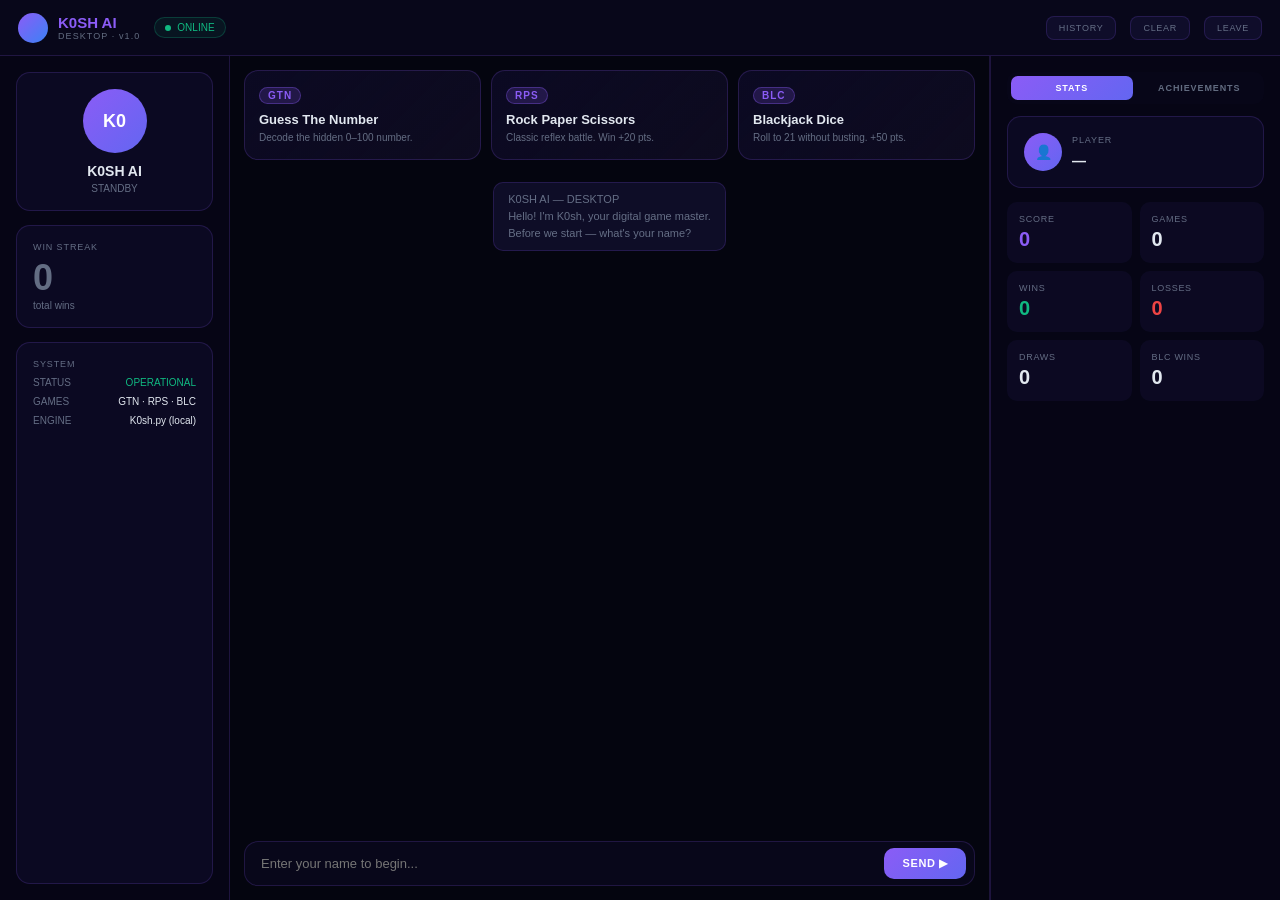
<file: CODE_VERSIONS/CODE (VER. 2.1)/index.html>
<!DOCTYPE html>
<html lang="en">
<head>
<meta charset="UTF-8" />
<title>K0sh AI</title>
<link rel="stylesheet" href="style.css" />
</head>
<body>

  <div id="app">

    <!-- ════════════════ TOP BAR ════════════════ -->
    <header id="topbar">
      <div class="brand">
        <div class="avatar-dot"></div>
        <div>
          <div class="brand-title">K0SH AI</div>
          <div class="brand-sub">DESKTOP · v1.0</div>
        </div>
      </div>

      <div class="status-pill" id="status-pill">
        <span class="status-dot"></span>
        <span>ONLINE</span>
      </div>

      <div id="active-game-badge" class="game-badge" style="display:none;"></div>

      <div class="spacer"></div>

      <div id="player-chip" class="player-chip" style="display:none;">
        <span class="muted">PLAYER</span>
        <span id="player-chip-name" class="accent-text"></span>
        <span id="player-chip-score"></span>
      </div>

      <button id="history-btn" class="ghost-btn">HISTORY</button>
      <button id="clear-btn" class="ghost-btn">CLEAR</button>
      <button id="leave-btn" class="ghost-btn leave">LEAVE</button>
    </header>

    <!-- ════════════════ HISTORY MODAL ════════════════ -->
    <div id="history-modal" class="modal-overlay" style="display:none;">
      <div class="modal-box">
        <div class="modal-header">
          <span>CHAT HISTORY</span>
          <button id="history-close" class="ghost-btn">✕</button>
        </div>
        <pre id="history-content" class="modal-body"></pre>
        <div class="modal-footer">
          <button id="history-erase-btn" class="ghost-btn danger">ERASE HISTORY</button>
        </div>
      </div>
    </div>

    <div id="body-grid">

      <!-- ════════════════ LEFT SIDEBAR ════════════════ -->
      <aside id="sidebar">
        <div class="card center-text">
          <div class="avatar-circle">K0</div>
          <div class="card-title">K0SH AI</div>
          <div id="speaking-state" class="muted small">STANDBY</div>
        </div>

        <div class="card" id="streak-card">
          <div class="label-sm">WIN STREAK</div>
          <div id="win-streak-number" class="big-number">0</div>
          <div class="muted small">total wins</div>
        </div>

        <div class="card grow">
          <div class="label-sm">SYSTEM</div>
          <div class="kv-row"><span>STATUS</span><span class="ok-text">OPERATIONAL</span></div>
          <div class="kv-row"><span>GAMES</span><span>GTN · RPS · BLC</span></div>
          <div class="kv-row"><span>ENGINE</span><span>K0sh.py (local)</span></div>
        </div>
      </aside>

      <!-- ════════════════ CENTER — CHAT ════════════════ -->
      <main id="chat-area">

        <div id="game-cards">
          <div class="game-card" data-game="GTN">
            <div class="game-icon">GTN</div>
            <div class="game-name">Guess The Number</div>
            <div class="game-desc">Decode the hidden 0–100 number.</div>
          </div>
          <div class="game-card" data-game="RPS">
            <div class="game-icon">RPS</div>
            <div class="game-name">Rock Paper Scissors</div>
            <div class="game-desc">Classic reflex battle. Win +20 pts.</div>
          </div>
          <div class="game-card" data-game="BLC">
            <div class="game-icon">BLC</div>
            <div class="game-name">Blackjack Dice</div>
            <div class="game-desc">Roll to 21 without busting. +50 pts.</div>
          </div>
        </div>

        <div id="messages"></div>

        <div id="input-bar">
          <input id="text-input" type="text" placeholder="Enter your name to begin..." autocomplete="off" />
          <button id="send-btn">SEND ▶</button>
        </div>
      </main>

      <!-- ════════════════ RIGHT PANEL ════════════════ -->
      <aside id="right-panel">
        <div class="tabs">
          <button class="tab-btn active" data-tab="stats">STATS</button>
          <button class="tab-btn" data-tab="achievements">ACHIEVEMENTS</button>
        </div>

        <div id="panel-container">
          <div id="panel-stats" class="panel-content">
            <div class="card">
              <div class="profile-row">
                <div class="avatar-circle small">👤</div>
                <div>
                  <div class="label-sm">PLAYER</div>
                  <div id="stat-name" class="card-title">—</div>
                </div>
              </div>
            </div>

            <div class="stat-grid">
              <div class="stat-box"><div class="stat-label">SCORE</div><div id="stat-score" class="stat-value accent-text">0</div></div>
              <div class="stat-box"><div class="stat-label">GAMES</div><div id="stat-games" class="stat-value">0</div></div>
              <div class="stat-box"><div class="stat-label">WINS</div><div id="stat-wins" class="stat-value ok-text">0</div></div>
              <div class="stat-box"><div class="stat-label">LOSSES</div><div id="stat-losses" class="stat-value danger-text">0</div></div>
              <div class="stat-box"><div class="stat-label">DRAWS</div><div id="stat-draws" class="stat-value">0</div></div>
              <div class="stat-box"><div class="stat-label">BLC WINS</div><div id="stat-blcw" class="stat-value">0</div></div>
            </div>
          </div>

          <div id="panel-achievements" class="panel-content" style="display:none;">
            <div id="ach-list"></div>
          </div>
        </div>
      </aside>

    </div>
  </div>

  <script src="app.js"></script>
</body>
</html>
</file>
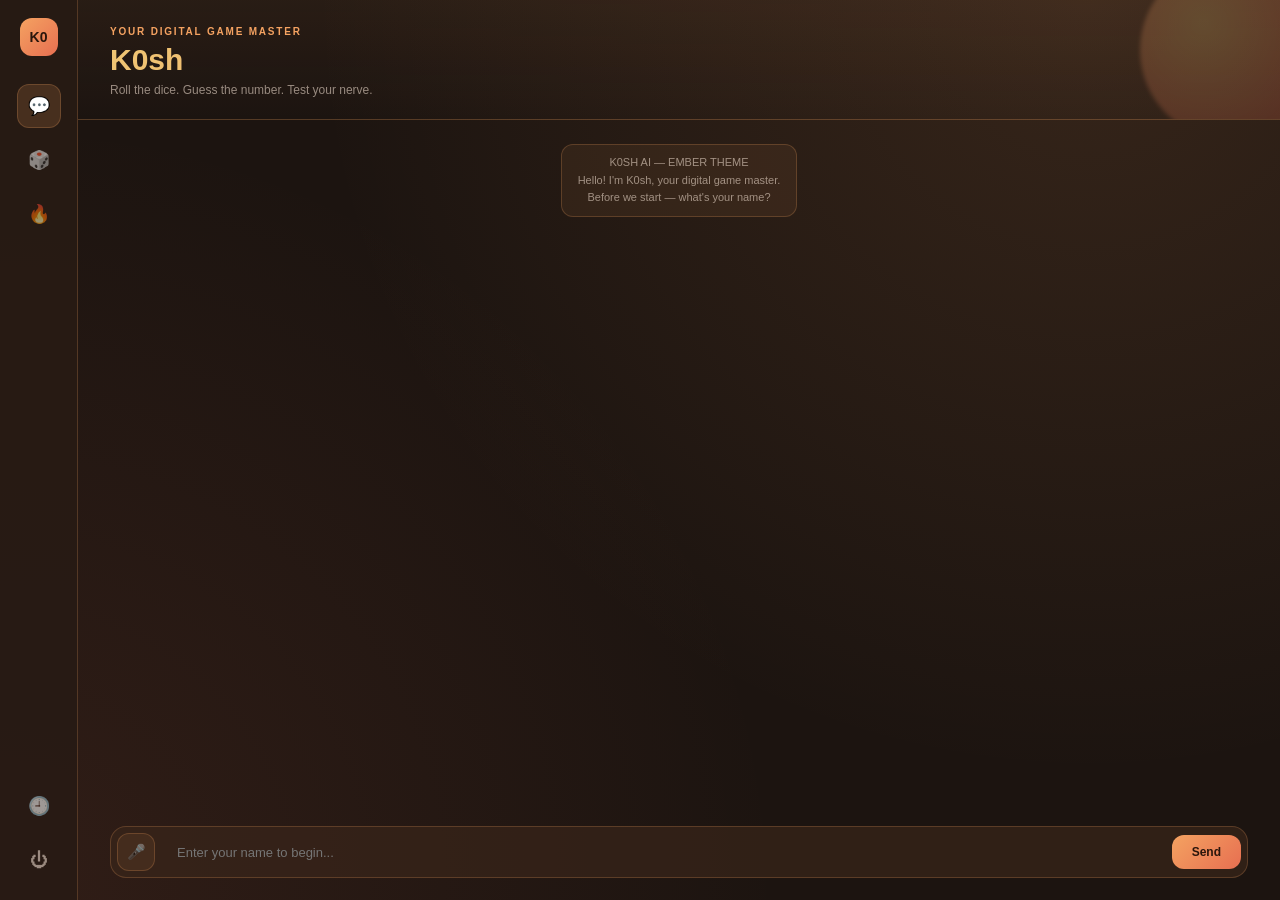
<file: CODE_VERSIONS/CODE (VER. 2.2)/index.html>
<!DOCTYPE html>
<html lang="en">
<head>
<meta charset="UTF-8" />
<title>K0sh AI · Ember</title>
<link rel="stylesheet" href="style.css" />
</head>
<body>

  <div id="app2">

    <!-- ════════════════ LEFT RAIL — vertical wordmark + nav ════════════════ -->
    <nav id="rail">
      <div class="rail-mark">K0</div>
      <button class="rail-btn active" data-tab="chat" title="Chat">💬</button>
      <button class="rail-btn" data-tab="games" title="Games">🎲</button>
      <button class="rail-btn" data-tab="profile" title="Profile">🔥</button>
      <div class="rail-spacer"></div>
      <button id="history-btn" class="rail-btn" title="History">🕘</button>
      <button id="leave-btn" class="rail-btn leave" title="Leave">⏻</button>
    </nav>

    <!-- ════════════════ HISTORY MODAL ════════════════ -->
    <div id="history-modal" class="modal-overlay" style="display:none;">
      <div class="modal-box">
        <div class="modal-header">
          <span>Chat History</span>
          <button id="history-close" class="ember-btn">✕</button>
        </div>
        <pre id="history-content" class="modal-body"></pre>
        <div class="modal-footer">
          <button id="history-erase-btn" class="ember-btn danger">Erase History</button>
        </div>
      </div>
    </div>

    <!-- ════════════════ MAIN COLUMN ════════════════ -->
    <main id="main2">

      <!-- Hero header -->
      <header id="hero">
        <div class="hero-text">
          <div class="hero-kicker">YOUR DIGITAL GAME MASTER</div>
          <h1>K0sh</h1>
          <p id="hero-sub">Roll the dice. Guess the number. Test your nerve.</p>
        </div>
        <div id="hero-orb"></div>
        <div id="player-pill" style="display:none;">
          <span id="player-pill-name"></span>
          <span id="player-pill-score"></span>
        </div>
        <div id="game-badge2" style="display:none;"></div>
      </header>

      <!-- Tab: CHAT -->
      <section class="tab-pane" id="pane-chat">
        <div id="messages2"></div>

        <div id="input-bar2">
          <button id="mic-btn2" type="button" title="Speak your message">🎤</button>
          <input id="text-input2" type="text" placeholder="Enter your name to begin..." autocomplete="off" />
          <button id="send-btn2">Send</button>
        </div>
      </section>

      <!-- Tab: GAMES -->
      <section class="tab-pane" id="pane-games" style="display:none;">
        <div id="game-strip">
          <div class="game-tile" data-game="GTN">
            <div class="tile-glyph">🎯</div>
            <div class="tile-name">Guess The Number</div>
            <div class="tile-desc">Crack the hidden 0–100 code.</div>
          </div>
          <div class="game-tile" data-game="RPS">
            <div class="tile-glyph">✊</div>
            <div class="tile-name">Rock · Paper · Scissors</div>
            <div class="tile-desc">Quick reflex duel. +20 on a win.</div>
          </div>
          <div class="game-tile" data-game="BLC">
            <div class="tile-glyph">🃏</div>
            <div class="tile-name">Blackjack Dice</div>
            <div class="tile-desc">Roll close to 21 without busting.</div>
          </div>
        </div>
      </section>

      <!-- Tab: PROFILE -->
      <section class="tab-pane" id="pane-profile" style="display:none;">
        <div class="profile-grid">
          <div class="ember-card">
            <div class="ember-label">Player</div>
            <div id="stat-name2" class="ember-title">—</div>
          </div>
          <div class="ember-card">
            <div class="ember-label">Win Streak</div>
            <div id="win-streak2" class="ember-big">0</div>
          </div>
          <div class="ember-card stat-card"><div class="ember-label">Score</div><div id="stat-score2" class="ember-stat">0</div></div>
          <div class="ember-card stat-card"><div class="ember-label">Games</div><div id="stat-games2" class="ember-stat">0</div></div>
          <div class="ember-card stat-card"><div class="ember-label">Wins</div><div id="stat-wins2" class="ember-stat ok">0</div></div>
          <div class="ember-card stat-card"><div class="ember-label">Losses</div><div id="stat-losses2" class="ember-stat bad">0</div></div>
          <div class="ember-card stat-card"><div class="ember-label">Draws</div><div id="stat-draws2" class="ember-stat">0</div></div>
          <div class="ember-card stat-card"><div class="ember-label">BLC Wins</div><div id="stat-blcw2" class="ember-stat">0</div></div>
        </div>

        <div class="ember-label" style="margin:18px 4px 8px;">Achievements</div>
        <div id="ach-list2"></div>
      </section>

    </main>
  </div>

  <script src="app.js"></script>
</body>
</html>
</file>
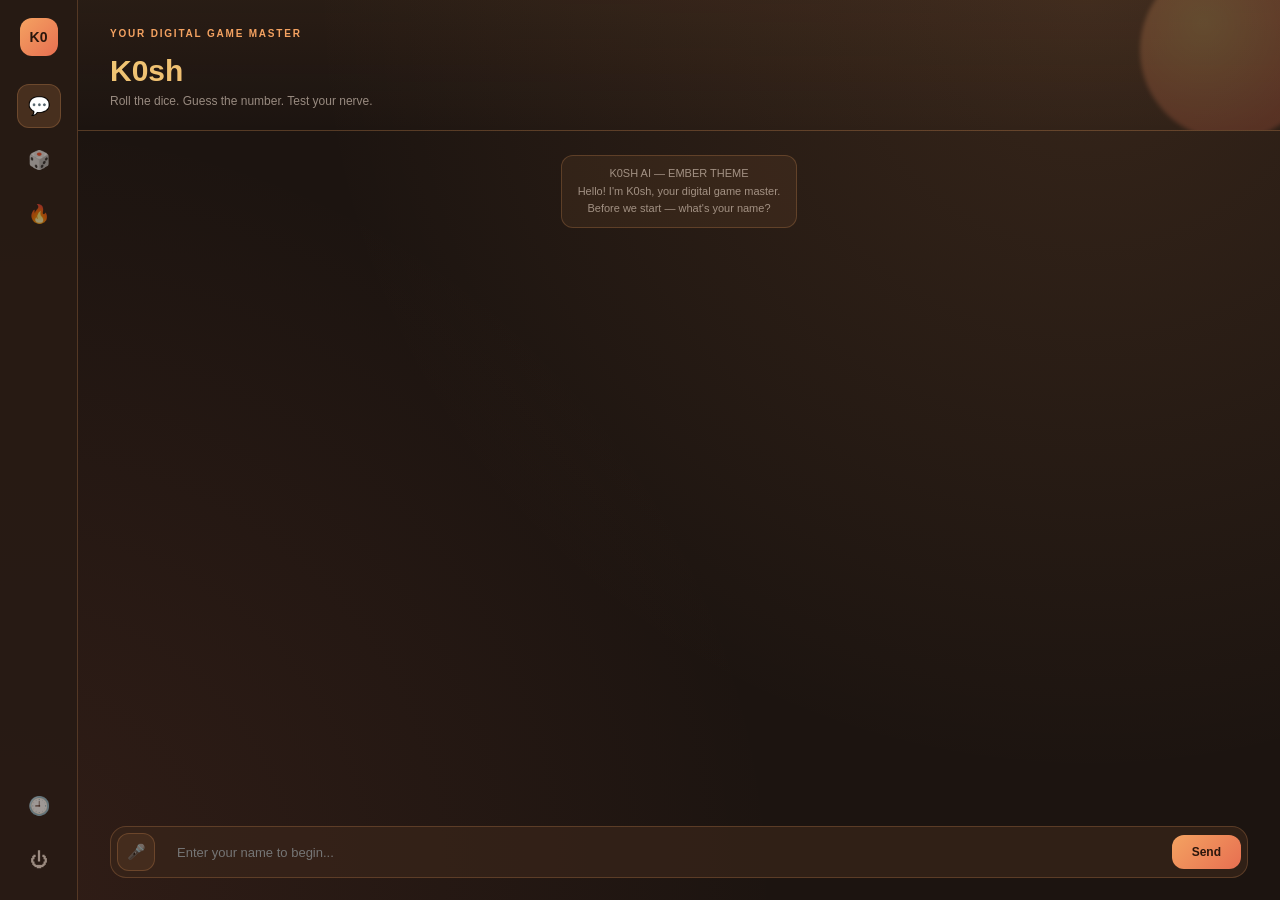
<file: CODE_VERSIONS/CODE (Version 2.3)/index.html>
<!DOCTYPE html>
<html lang="en">
<head>
<meta charset="UTF-8" />
<title>K0sh AI · Ember</title>
<link rel="stylesheet" href="style.css" />
</head>
<body>

  <div id="app2">

    <!-- ════════════════ LEFT RAIL — vertical wordmark + nav ════════════════ -->
    <nav id="rail">
      <div class="rail-mark">K0</div>
      <button class="rail-btn active" data-tab="chat" title="Chat">💬</button>
      <button class="rail-btn" data-tab="games" title="Games">🎲</button>
      <button class="rail-btn" data-tab="profile" title="Profile">🔥</button>
      <div class="rail-spacer"></div>
      <button id="history-btn" class="rail-btn" title="History">🕘</button>
      <button id="leave-btn" class="rail-btn leave" title="Leave">⏻</button>
    </nav>


    <!-- ════════════════ HISTORY MODAL ════════════════ -->
    <div id="history-modal" class="modal-overlay" style="display:none;">
      <div class="modal-box">
        <div class="modal-header">
          <span>Chat History</span>
          <button id="history-close" class="ember-btn">✕</button>
        </div>
        <pre id="history-content" class="modal-body"></pre>
        <div class="modal-footer">
          <button id="history-erase-btn" class="ember-btn danger">Erase History</button>
        </div>
      </div>
    </div>

    <!-- ════════════════ MAIN COLUMN ════════════════ -->
    <main id="main2">

      <!-- Hero header -->
      <header id="hero">
        <div id="hero-orb"></div>

        <div class="hero-top-row">
          <div class="hero-kicker">YOUR DIGITAL GAME MASTER</div>
          <div class="hero-badges">
            <div id="game-badge2" style="display:none;"></div>
            <div id="player-pill" style="display:none;">
              <span id="player-pill-name"></span>
              <span id="player-pill-score"></span>
            </div>
          </div>
        </div>

        <div class="hero-text">
          <h1>K0sh</h1>
          <p id="hero-sub">Roll the dice. Guess the number. Test your nerve.</p>
        </div>
      </header>

      <!-- Tab: CHAT -->
      <section class="tab-pane" id="pane-chat">
        <div id="messages2"></div>

        <div id="input-bar2">
          <button id="mic-btn2" type="button" title="Speak your message">🎤</button>
          <input id="text-input2" type="text" placeholder="Enter your name to begin..." autocomplete="off" />
          <button id="send-btn2">Send</button>
        </div>
      </section>

      <!-- Tab: GAMES -->
      <section class="tab-pane" id="pane-games" style="display:none;">
        <div id="game-strip">
          <div class="game-tile" data-game="GTN">
            <div class="tile-glyph">🎯</div>
            <div class="tile-name">Guess The Number</div>
            <div class="tile-desc">Crack the hidden 0–100 code.</div>
          </div>
          <div class="game-tile" data-game="RPS">
            <div class="tile-glyph">✊</div>
            <div class="tile-name">Rock · Paper · Scissors</div>
            <div class="tile-desc">Quick reflex duel. +20 on a win.</div>
          </div>
          <div class="game-tile" data-game="BLC">
            <div class="tile-glyph">🃏</div>
            <div class="tile-name">Blackjack Dice</div>
            <div class="tile-desc">Roll close to 21 without busting.</div>
          </div>
          <div class="game-tile" data-game="HMN">
            <div class="tile-glyph">🪢</div>
            <div class="tile-name">Hangman</div>
            <div class="tile-desc">Guess the word, letter by letter, before you run out of lives.</div>
          </div>
        </div>
      </section>

      <!-- Tab: PROFILE -->
      <section class="tab-pane" id="pane-profile" style="display:none;">
        <div class="profile-grid">
          <div class="ember-card">
            <div class="ember-label">Player</div>
            <div id="stat-name2" class="ember-title">—</div>
          </div>
          <div class="ember-card">
            <div class="ember-label">Win Streak</div>
            <div id="win-streak2" class="ember-big">0</div>
          </div>
          <div class="ember-card stat-card"><div class="ember-label">Score</div><div id="stat-score2" class="ember-stat">0</div></div>
          <div class="ember-card stat-card"><div class="ember-label">Games</div><div id="stat-games2" class="ember-stat">0</div></div>
          <div class="ember-card stat-card"><div class="ember-label">Wins</div><div id="stat-wins2" class="ember-stat ok">0</div></div>
          <div class="ember-card stat-card"><div class="ember-label">Losses</div><div id="stat-losses2" class="ember-stat bad">0</div></div>
          <div class="ember-card stat-card"><div class="ember-label">Draws</div><div id="stat-draws2" class="ember-stat">0</div></div>
          <div class="ember-card stat-card"><div class="ember-label">BLC Wins</div><div id="stat-blcw2" class="ember-stat">0</div></div>
        </div>

        <div class="ember-label" style="margin:18px 4px 8px;">Achievements</div>
        <div id="ach-list2"></div>
      </section>

    </main>
  </div>

  <script src="app.js"></script>
</body>
</html>
</file>
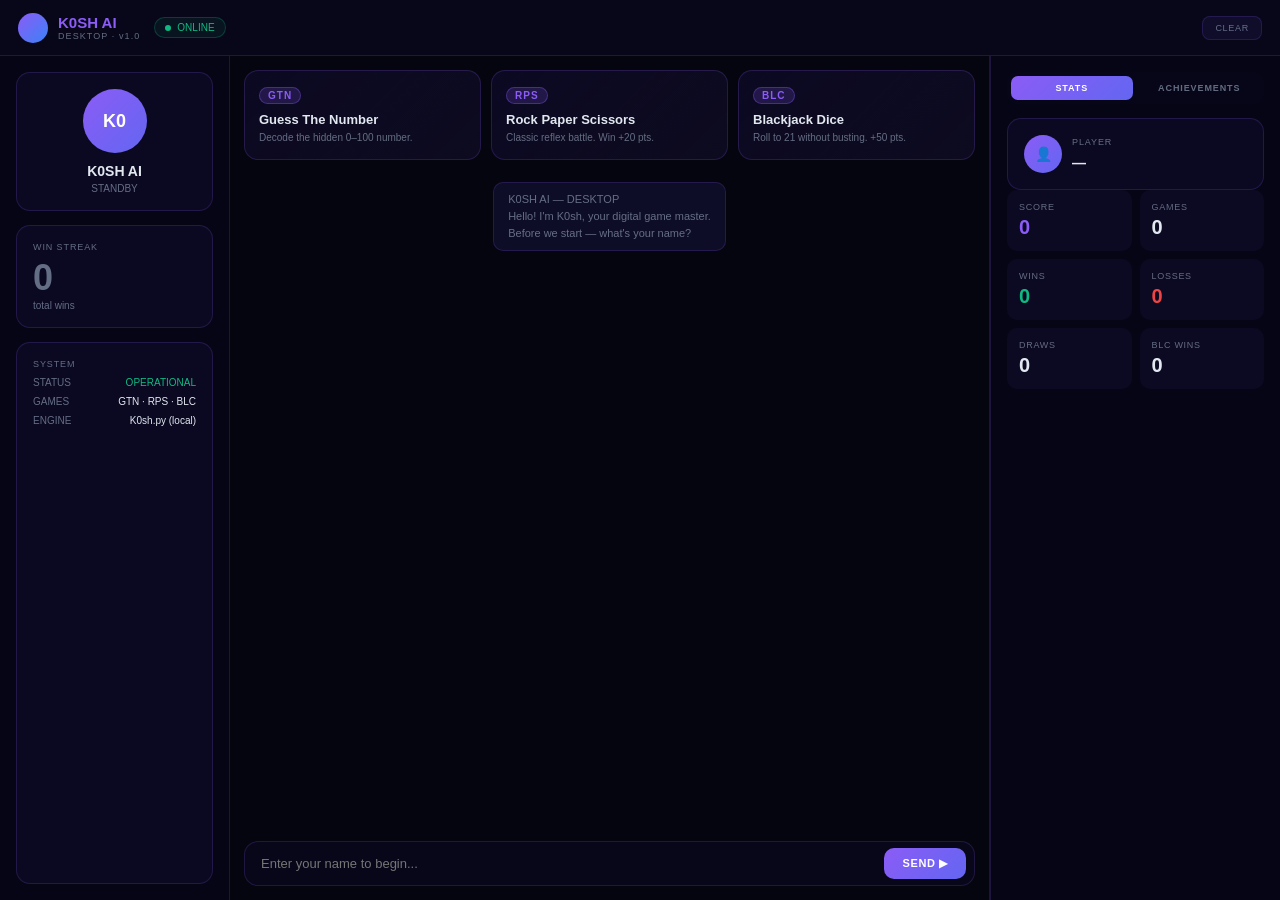
<file: CODE_VERSIONS/VERSION 2.0 (K0sh)/index.html>
<!DOCTYPE html>
<html lang="en">
<head>
<meta charset="UTF-8" />
<title>K0sh AI</title>
<link rel="stylesheet" href="style.css" />
</head>
<body>

  <div id="app">

    <!-- ════════════════ TOP BAR ════════════════ -->
    <header id="topbar">
      <div class="brand">
        <div class="avatar-dot"></div>
        <div>
          <div class="brand-title">K0SH AI</div>
          <div class="brand-sub">DESKTOP · v1.0</div>
        </div>
      </div>

      <div class="status-pill" id="status-pill">
        <span class="status-dot"></span>
        <span>ONLINE</span>
      </div>

      <div id="active-game-badge" class="game-badge" style="display:none;"></div>

      <div class="spacer"></div>

      <div id="player-chip" class="player-chip" style="display:none;">
        <span class="muted">PLAYER</span>
        <span id="player-chip-name" class="accent-text"></span>
        <span id="player-chip-score"></span>
      </div>

      <button id="clear-btn" class="ghost-btn">CLEAR</button>
    </header>

    <div id="body-grid">

      <!-- ════════════════ LEFT SIDEBAR ════════════════ -->
      <aside id="sidebar">
        <div class="card center-text">
          <div class="avatar-circle">K0</div>
          <div class="card-title">K0SH AI</div>
          <div id="speaking-state" class="muted small">STANDBY</div>
        </div>

        <div class="card" id="streak-card">
          <div class="label-sm">WIN STREAK</div>
          <div id="win-streak-number" class="big-number">0</div>
          <div class="muted small">total wins</div>
        </div>

        <div class="card grow">
          <div class="label-sm">SYSTEM</div>
          <div class="kv-row"><span>STATUS</span><span class="ok-text">OPERATIONAL</span></div>
          <div class="kv-row"><span>GAMES</span><span>GTN · RPS · BLC</span></div>
          <div class="kv-row"><span>ENGINE</span><span>K0sh.py (local)</span></div>
        </div>
      </aside>

      <!-- ════════════════ CENTER — CHAT ════════════════ -->
      <main id="chat-area">

        <div id="game-cards">
          <div class="game-card" data-game="GTN">
            <div class="game-icon">GTN</div>
            <div class="game-name">Guess The Number</div>
            <div class="game-desc">Decode the hidden 0–100 number.</div>
          </div>
          <div class="game-card" data-game="RPS">
            <div class="game-icon">RPS</div>
            <div class="game-name">Rock Paper Scissors</div>
            <div class="game-desc">Classic reflex battle. Win +20 pts.</div>
          </div>
          <div class="game-card" data-game="BLC">
            <div class="game-icon">BLC</div>
            <div class="game-name">Blackjack Dice</div>
            <div class="game-desc">Roll to 21 without busting. +50 pts.</div>
          </div>
        </div>

        <div id="messages"></div>

        <div id="input-bar">
          <input id="text-input" type="text" placeholder="Enter your name to begin..." autocomplete="off" />
          <button id="send-btn">SEND ▶</button>
        </div>
      </main>

      <!-- ════════════════ RIGHT PANEL ════════════════ -->
      <aside id="right-panel">
        <div class="tabs">
          <button class="tab-btn active" data-tab="stats">STATS</button>
          <button class="tab-btn" data-tab="achievements">ACHIEVEMENTS</button>
        </div>

        <div id="panel-stats" class="panel-content">
          <div class="card">
            <div class="profile-row">
              <div class="avatar-circle small">👤</div>
              <div>
                <div class="label-sm">PLAYER</div>
                <div id="stat-name" class="card-title">—</div>
              </div>
            </div>
          </div>

          <div class="stat-grid">
            <div class="stat-box"><div class="stat-label">SCORE</div><div id="stat-score" class="stat-value accent-text">0</div></div>
            <div class="stat-box"><div class="stat-label">GAMES</div><div id="stat-games" class="stat-value">0</div></div>
            <div class="stat-box"><div class="stat-label">WINS</div><div id="stat-wins" class="stat-value ok-text">0</div></div>
            <div class="stat-box"><div class="stat-label">LOSSES</div><div id="stat-losses" class="stat-value danger-text">0</div></div>
            <div class="stat-box"><div class="stat-label">DRAWS</div><div id="stat-draws" class="stat-value">0</div></div>
            <div class="stat-box"><div class="stat-label">BLC WINS</div><div id="stat-blcw" class="stat-value">0</div></div>
          </div>
        </div>

        <div id="panel-achievements" class="panel-content" style="display:none;">
          <div id="ach-list"></div>
        </div>
      </aside>

    </div>
  </div>

  <script src="app.js"></script>
</body>
</html>
</file>
<file: CODE_VERSIONS/CODE (VER. 2.1)/style.css>
* { box-sizing: border-box; margin: 0; padding: 0; }

:root {
  --bg: #04050f;
  --panel: rgba(9,8,28,0.92);
  --border: rgba(139,92,246,0.18);
  --accent: #8b5cf6;
  --indigo: #6366f1;
  --blue: #3b82f6;
  --green: #10b981;
  --red: #ef4444;
  --amber: #f59e0b;
  --text: #e2e8f0;
  --muted: rgba(148,163,184,0.65);
}

body {
  background: var(--bg);
  color: var(--text);
  font-family: 'Segoe UI', Arial, sans-serif;
  overflow: hidden;
  height: 100vh;
}

#app {
  display: grid;
  grid-template-rows: 56px 1fr;
  height: 100vh;
}

/* ───────── Top bar ───────── */
#topbar {
  grid-row: 1;
  display: flex;
  align-items: center;
  gap: 14px;
  background: var(--panel);
  border-bottom: 1px solid var(--border);
  padding: 0 18px;
}

.brand { display: flex; align-items: center; gap: 10px; }
.avatar-dot {
  width: 30px; height: 30px; border-radius: 50%;
  background: linear-gradient(135deg, var(--accent), var(--blue));
}
.brand-title { font-size: 15px; font-weight: 700; color: var(--accent); }
.brand-sub { font-size: 9px; color: var(--muted); letter-spacing: .12em; }

.status-pill {
  display: flex; align-items: center; gap: 6px;
  padding: 4px 10px; border-radius: 20px;
  background: rgba(16,185,129,.08); border: 1px solid rgba(16,185,129,.25);
  font-size: 10px; color: var(--green);
}
.status-dot { width: 6px; height: 6px; border-radius: 50%; background: var(--green); }

.game-badge {
  padding: 4px 10px; border-radius: 20px;
  background: rgba(139,92,246,.12); border: 1px solid rgba(139,92,246,.3);
  font-size: 10px; color: var(--accent);
}

.spacer { flex: 1; }

.player-chip {
  display: flex; align-items: center; gap: 10px;
  padding: 5px 14px; border-radius: 20px;
  background: rgba(139,92,246,.08); border: 1px solid rgba(139,92,246,.22);
  font-size: 11px;
}
.muted { color: var(--muted); }
.accent-text { color: var(--accent); font-weight: 600; }

.ghost-btn {
  padding: 6px 12px; border-radius: 8px; border: 1px solid var(--border);
  background: rgba(30,27,75,.35); color: var(--muted);
  font-size: 9px; cursor: pointer; letter-spacing: .08em;
}
.ghost-btn:hover { color: var(--text); }

/* ───────── Body grid ───────── */
#body-grid {
  grid-row: 2;
  display: grid;
  grid-template-columns: 230px 1fr 290px;
  overflow: hidden;
}

#sidebar {
  background: rgba(7,6,22,.92);
  padding: 16px;
  display: flex;
  flex-direction: column;
  gap: 14px;
  overflow-y: auto;
  border-right: 1px solid var(--border);
}
#right-panel {
  background: rgba(7,6,22,.92);
  padding: 16px;
  display: flex;
  flex-direction: column;
  gap: 12px;
  overflow: hidden;
  border-left: 1px solid var(--border);
}

.card {
  background: rgba(15,12,41,.7);
  border: 1px solid var(--border);
  border-radius: 14px;
  padding: 16px;
}
.card.grow { flex: 1; }
.center-text { text-align: center; }

.avatar-circle {
  width: 64px; height: 64px; border-radius: 50%;
  background: linear-gradient(135deg, var(--accent), var(--indigo));
  display: flex; align-items: center; justify-content: center;
  font-weight: 700; font-size: 18px; color: #fff;
  margin: 0 auto 10px;
}
.avatar-circle.small { width: 38px; height: 38px; font-size: 14px; margin: 0; }

.card-title { font-size: 14px; font-weight: 700; }
.label-sm { font-size: 9px; color: var(--muted); letter-spacing: .1em; margin-bottom: 8px; }
.small { font-size: 10px; margin-top: 4px; }

.big-number {
  font-size: 36px; font-weight: 800; color: var(--muted); line-height: 1;
}
.big-number.has-wins { color: var(--green); }

.kv-row {
  display: flex; justify-content: space-between;
  font-size: 10px; margin-bottom: 8px; color: var(--muted);
}
.kv-row span:last-child { color: var(--text); }
.ok-text { color: var(--green) !important; }
.danger-text { color: var(--red) !important; }

/* ───────── Chat area ───────── */
#chat-area {
  display: flex; flex-direction: column; overflow: hidden;
  border-right: 1px solid var(--border);
}

#game-cards {
  display: grid; grid-template-columns: 1fr 1fr 1fr; gap: 10px;
  padding: 14px;
}
.game-card {
  background: linear-gradient(135deg, rgba(12,10,36,.95), rgba(139,92,246,.07));
  border: 1px solid rgba(139,92,246,.2);
  border-radius: 14px; padding: 14px; cursor: pointer;
  transition: transform .15s ease, border-color .15s ease;
}
.game-card:hover { transform: translateY(-3px); border-color: rgba(139,92,246,.5); }
.game-card.active { border-color: var(--accent); box-shadow: 0 0 18px rgba(139,92,246,.35); }

.game-icon {
  display: inline-block; font-size: 10px; font-weight: 700; letter-spacing: .1em;
  padding: 2px 8px; border-radius: 20px;
  background: rgba(139,92,246,.18); border: 1px solid rgba(139,92,246,.35);
  color: var(--accent); margin-bottom: 8px;
}
.game-name { font-size: 13px; font-weight: 700; margin-bottom: 4px; }
.game-desc { font-size: 10px; color: var(--muted); line-height: 1.4; }

#messages {
  flex: 1; overflow-y: auto; padding: 8px 16px;
  display: flex; flex-direction: column; gap: 8px;
}

.msg {
  max-width: 76%; padding: 11px 15px; border-radius: 16px;
  font-size: 13px; line-height: 1.55; white-space: pre-wrap; word-break: break-word;
}
.msg.user { align-self: flex-end; background: linear-gradient(135deg, var(--accent), var(--indigo)); color: #fff; border-radius: 16px 16px 4px 16px; }
.msg.bot  { align-self: flex-start; background: rgba(14,11,38,.9); border: 1px solid var(--border); border-radius: 16px 16px 16px 4px; }
.msg.system { align-self: center; max-width: 88%; background: rgba(30,27,75,.4); border: 1px solid var(--border); font-size: 11px; color: var(--muted); border-radius: 10px; padding: 8px 14px; }
.msg-tag { font-size: 9px; color: var(--accent); margin-bottom: 4px; letter-spacing: .08em; }

#input-bar {
  margin: 0 14px 14px; display: flex; align-items: center;
  background: rgba(9,8,28,.92); border: 1px solid var(--border);
  border-radius: 14px; overflow: hidden;
}
#text-input {
  flex: 1; background: transparent; border: none; color: var(--text);
  font-size: 13px; padding: 12px 16px; outline: none;
}
#send-btn {
  margin: 6px 8px 6px 0; padding: 9px 18px; border-radius: 10px; border: none;
  background: linear-gradient(135deg, var(--accent), var(--indigo));
  color: #fff; font-size: 11px; font-weight: 700; cursor: pointer; letter-spacing: .06em;
}
#send-btn:disabled { opacity: .4; cursor: not-allowed; }

/* ───────── Right panel tabs ───────── */
.tabs { display: flex; gap: 6px; background: rgba(9,8,28,.6); padding: 4px; border-radius: 10px; flex-shrink: 0; }
.tab-btn {
  flex: 1; padding: 7px 0; border-radius: 7px; font-size: 9px; letter-spacing: .1em;
  font-weight: 700; background: transparent; color: var(--muted); border: none; cursor: pointer;
}
.tab-btn.active { background: linear-gradient(135deg, var(--accent), var(--indigo)); color: #fff; }

#panel-container {
  flex: 1;
  min-height: 0;
  overflow-y: auto;
  display: flex;
  flex-direction: column;
}
.panel-content {
  display: flex;
  flex-direction: column;
  gap: 14px;
}

.profile-row { display: flex; align-items: center; gap: 10px; }

.stat-grid { display: grid; grid-template-columns: 1fr 1fr; gap: 8px; }
.stat-box {
  background: rgba(15,12,41,.7); border-radius: 10px; padding: 12px;
}
.stat-label { font-size: 9px; color: var(--muted); letter-spacing: .08em; margin-bottom: 4px; }
.stat-value { font-size: 20px; font-weight: 800; }

.ach-item {
  display: flex; align-items: center; gap: 10px;
  padding: 10px 12px; border-radius: 10px; margin-bottom: 8px;
  background: rgba(9,8,24,.5); border: 1px solid rgba(139,92,246,.08);
}
.ach-item.unlocked { background: rgba(14,11,38,.9); border-color: rgba(139,92,246,.3); }
.ach-name { font-size: 12px; font-weight: 700; }
.ach-name.locked { color: rgba(148,163,184,.35); }
.ach-check { color: var(--accent); font-size: 11px; font-weight: 700; }

::-webkit-scrollbar { width: 4px; }
::-webkit-scrollbar-thumb { background: rgba(139,92,246,.35); border-radius: 2px; }

/* ───────── Leave / danger buttons ───────── */
.ghost-btn.leave:hover { color: var(--red); border-color: rgba(239,68,68,.4); }
.ghost-btn.danger { color: var(--red); border-color: rgba(239,68,68,.3); }
.ghost-btn.danger:hover { background: rgba(239,68,68,.1); }

/* ───────── History modal ───────── */
.modal-overlay {
  position: fixed; inset: 0; z-index: 200;
  background: rgba(4,5,15,.85);
  display: flex; align-items: center; justify-content: center;
}
.modal-box {
  width: 560px; max-width: 90vw; max-height: 80vh;
  background: rgba(9,8,28,.98);
  border: 1px solid rgba(139,92,246,.35);
  border-radius: 16px;
  display: flex; flex-direction: column;
  overflow: hidden;
}
.modal-header {
  display: flex; align-items: center; justify-content: space-between;
  padding: 14px 18px; border-bottom: 1px solid var(--border);
  font-size: 12px; font-weight: 700; letter-spacing: .1em; color: var(--accent);
}
.modal-body {
  flex: 1; overflow-y: auto; padding: 16px 18px;
  font-family: 'Consolas', 'Courier New', monospace;
  font-size: 12px; line-height: 1.6; color: var(--text);
  white-space: pre-wrap; word-break: break-word;
}
.modal-footer {
  padding: 12px 18px; border-top: 1px solid var(--border);
  display: flex; justify-content: flex-end;
}
</file>
<file: CODE_VERSIONS/CODE (VER. 2.2)/style.css>
* { box-sizing: border-box; margin: 0; padding: 0; }

:root {
  --bg: #1c1410;
  --bg2: #241a14;
  --panel: rgba(40,27,20,0.92);
  --panel-light: rgba(58,38,26,0.7);
  --border: rgba(244,162,97,0.22);
  --ember: #f4a261;
  --ember-deep: #e76f51;
  --gold: #f0c674;
  --green: #94c973;
  --red: #e76f51;
  --text: #fbe9da;
  --muted: rgba(251,233,218,0.55);
}

body {
  background:
    radial-gradient(circle at 85% 0%, rgba(244,162,97,0.12), transparent 55%),
    radial-gradient(circle at 0% 100%, rgba(231,111,81,0.10), transparent 50%),
    var(--bg);
  color: var(--text);
  font-family: 'Segoe UI', Arial, sans-serif;
  overflow: hidden;
  height: 100vh;
}

#app2 {
  display: grid;
  grid-template-columns: 78px 1fr;
  height: 100vh;
}

/* ───────── Left rail ───────── */
#rail {
  background: var(--panel);
  border-right: 1px solid var(--border);
  display: flex;
  flex-direction: column;
  align-items: center;
  padding: 18px 0;
  gap: 10px;
}
.rail-mark {
  width: 38px; height: 38px; border-radius: 12px;
  background: linear-gradient(135deg, var(--ember), var(--ember-deep));
  color: #2a160c; font-weight: 800; font-size: 14px;
  display: flex; align-items: center; justify-content: center;
  margin-bottom: 18px;
}
.rail-btn {
  width: 44px; height: 44px; border-radius: 12px;
  background: transparent; border: 1px solid transparent;
  color: var(--muted); font-size: 18px; cursor: pointer;
  display: flex; align-items: center; justify-content: center;
  transition: background .15s ease, border-color .15s ease;
}
.rail-btn:hover { background: var(--panel-light); }
.rail-btn.active { background: rgba(244,162,97,0.16); border-color: var(--border); color: var(--ember); }
.rail-spacer { flex: 1; }
.rail-btn.leave:hover { color: var(--red); border-color: rgba(231,111,81,0.4); }

/* ───────── Main column ───────── */
#main2 { display: flex; flex-direction: column; overflow: hidden; }

#hero {
  position: relative;
  padding: 26px 32px 22px;
  border-bottom: 1px solid var(--border);
  background: linear-gradient(180deg, rgba(244,162,97,0.06), transparent);
  overflow: hidden;
}
.hero-kicker { font-size: 10px; letter-spacing: .18em; color: var(--ember); font-weight: 700; margin-bottom: 6px; }
#hero h1 { font-size: 30px; font-weight: 800; background: linear-gradient(135deg, var(--gold), var(--ember-deep)); -webkit-background-clip: text; background-clip: text; color: transparent; }
#hero-sub { color: var(--muted); font-size: 12px; margin-top: 6px; max-width: 440px; }

#hero-orb {
  position: absolute; right: -40px; top: -40px;
  width: 180px; height: 180px; border-radius: 50%;
  background: radial-gradient(circle at 35% 35%, var(--gold), var(--ember-deep) 70%);
  opacity: .22; filter: blur(2px);
}

#player-pill {
  position: absolute; top: 26px; right: 32px;
  display: flex; gap: 10px; align-items: center;
  background: var(--panel-light); border: 1px solid var(--border);
  padding: 6px 14px; border-radius: 20px; font-size: 11px;
}
#player-pill-name { font-weight: 700; color: var(--ember); }

#game-badge2 {
  position: absolute; top: 26px; left: 32px;
  padding: 5px 12px; border-radius: 20px; font-size: 10px;
  background: rgba(244,162,97,0.14); border: 1px solid var(--border); color: var(--ember);
}

/* hide badge if pill present and overlap avoided via JS positioning isn't needed since hero is wide */

/* ───────── Tabs ───────── */
.tab-pane { flex: 1; min-height: 0; display: flex; flex-direction: column; overflow: hidden; }

/* CHAT */
#pane-chat { padding: 18px 32px 22px; }
#messages2 {
  flex: 1; overflow-y: auto; padding: 6px 4px 14px;
  display: flex; flex-direction: column; gap: 10px;
}
.msg2 {
  max-width: 70%; padding: 12px 16px; border-radius: 18px;
  font-size: 13px; line-height: 1.6; white-space: pre-wrap; word-break: break-word;
}
.msg2.user {
  align-self: flex-end; color: #2a160c;
  background: linear-gradient(135deg, var(--gold), var(--ember));
  border-radius: 18px 18px 4px 18px; font-weight: 500;
}
.msg2.bot {
  align-self: flex-start; background: var(--panel-light);
  border: 1px solid var(--border); border-radius: 18px 18px 18px 4px;
}
.msg2.system {
  align-self: center; max-width: 90%; font-size: 11px; color: var(--muted);
  background: rgba(244,162,97,0.07); border: 1px solid var(--border);
  border-radius: 12px; padding: 9px 16px; text-align: center;
}
.msg2-tag { font-size: 9px; color: var(--ember); margin-bottom: 4px; letter-spacing: .08em; font-weight: 700; }

#input-bar2 {
  display: flex; align-items: center; gap: 8px;
  background: var(--panel-light); border: 1px solid var(--border);
  border-radius: 16px; padding: 6px;
}
#text-input2 {
  flex: 1; background: transparent; border: none; color: var(--text);
  font-size: 13px; padding: 10px 14px; outline: none;
}
#mic-btn2 {
  width: 38px; height: 38px; border-radius: 12px; border: 1px solid var(--border);
  background: rgba(244,162,97,0.08); color: var(--muted); font-size: 15px; cursor: pointer;
  display: flex; align-items: center; justify-content: center; flex-shrink: 0;
  transition: background .15s ease, color .15s ease, box-shadow .15s ease;
}
#mic-btn2:hover { color: var(--text); }
#mic-btn2.listening {
  color: #2a160c; background: linear-gradient(135deg, var(--gold), var(--ember-deep));
  box-shadow: 0 0 0 4px rgba(231,111,81,0.18);
  animation: ember-pulse 1.1s ease-in-out infinite;
}
@keyframes ember-pulse {
  0%, 100% { box-shadow: 0 0 0 4px rgba(231,111,81,0.18); }
  50% { box-shadow: 0 0 0 9px rgba(231,111,81,0.06); }
}
#mic-btn2.unsupported { opacity: .35; cursor: not-allowed; }
#send-btn2 {
  padding: 10px 20px; border-radius: 12px; border: none;
  background: linear-gradient(135deg, var(--ember), var(--ember-deep));
  color: #2a160c; font-weight: 800; font-size: 12px; cursor: pointer; flex-shrink: 0;
}
#send-btn2:disabled { opacity: .4; cursor: not-allowed; }

/* GAMES */
#pane-games { padding: 26px 32px; overflow-y: auto; }
#game-strip { display: flex; flex-direction: column; gap: 14px; max-width: 560px; }
.game-tile {
  display: flex; align-items: center; gap: 18px;
  background: var(--panel-light); border: 1px solid var(--border);
  border-radius: 16px; padding: 18px 22px; cursor: pointer;
  transition: transform .15s ease, border-color .15s ease, background .15s ease;
}
.game-tile:hover { transform: translateX(4px); border-color: var(--ember); background: rgba(244,162,97,0.1); }
.game-tile.active { border-color: var(--gold); box-shadow: 0 0 0 1px var(--gold) inset; }
.tile-glyph { font-size: 26px; }
.tile-name { font-size: 14px; font-weight: 700; margin-bottom: 3px; }
.tile-desc { font-size: 11px; color: var(--muted); }

/* PROFILE */
#pane-profile { padding: 26px 32px; overflow-y: auto; }
.profile-grid { display: grid; grid-template-columns: repeat(4, 1fr); gap: 12px; }
.ember-card {
  background: var(--panel-light); border: 1px solid var(--border);
  border-radius: 14px; padding: 16px;
}
.ember-card.stat-card { grid-column: span 1; }
.ember-card:first-child, .ember-card:nth-child(2) { grid-column: span 2; }
.ember-label { font-size: 9px; letter-spacing: .1em; color: var(--muted); margin-bottom: 6px; }
.ember-title { font-size: 16px; font-weight: 800; color: var(--ember); }
.ember-big { font-size: 30px; font-weight: 800; color: var(--gold); }
.ember-stat { font-size: 20px; font-weight: 800; }
.ember-stat.ok { color: var(--green); }
.ember-stat.bad { color: var(--red); }

#ach-list2 { display: grid; grid-template-columns: 1fr 1fr; gap: 10px; }
.ach-item2 {
  display: flex; justify-content: space-between; align-items: center; gap: 10px;
  background: rgba(244,162,97,0.04); border: 1px solid rgba(244,162,97,0.12);
  border-radius: 12px; padding: 12px 14px;
}
.ach-item2.unlocked { background: rgba(244,162,97,0.1); border-color: var(--border); }
.ach-name2 { font-size: 12px; font-weight: 700; }
.ach-name2.locked { color: rgba(251,233,218,0.3); }
.ach-check2 { color: var(--ember); font-size: 10px; font-weight: 800; }

::-webkit-scrollbar { width: 4px; }
::-webkit-scrollbar-thumb { background: rgba(244,162,97,0.35); border-radius: 2px; }

/* ───────── History modal ───────── */
.modal-overlay {
  position: fixed; inset: 0; z-index: 200;
  background: rgba(20,12,8,.85);
  display: flex; align-items: center; justify-content: center;
}
.modal-box {
  width: 560px; max-width: 90vw; max-height: 80vh;
  background: var(--panel);
  border: 1px solid var(--border);
  border-radius: 18px;
  display: flex; flex-direction: column; overflow: hidden;
}
.modal-header {
  display: flex; align-items: center; justify-content: space-between;
  padding: 14px 18px; border-bottom: 1px solid var(--border);
  font-size: 12px; font-weight: 700; color: var(--ember);
}
.modal-body {
  flex: 1; overflow-y: auto; padding: 16px 18px;
  font-family: 'Consolas', 'Courier New', monospace;
  font-size: 12px; line-height: 1.6; color: var(--text);
  white-space: pre-wrap; word-break: break-word;
}
.modal-footer { padding: 12px 18px; border-top: 1px solid var(--border); display: flex; justify-content: flex-end; }

.ember-btn {
  padding: 6px 12px; border-radius: 8px; border: 1px solid var(--border);
  background: var(--panel-light); color: var(--muted); font-size: 10px; cursor: pointer;
}
.ember-btn:hover { color: var(--text); }
.ember-btn.danger { color: var(--red); border-color: rgba(231,111,81,.3); }
.ember-btn.danger:hover { background: rgba(231,111,81,.1); }
</file>
<file: CODE_VERSIONS/CODE (Version 2.3)/style.css>
* { box-sizing: border-box; margin: 0; padding: 0; }

:root {
  --bg: #1c1410;
  --bg2: #241a14;
  --panel: rgba(40,27,20,0.92);
  --panel-light: rgba(58,38,26,0.7);
  --border: rgba(244,162,97,0.22);
  --ember: #f4a261;
  --ember-deep: #e76f51;
  --gold: #f0c674;
  --green: #94c973;
  --red: #e76f51;
  --text: #fbe9da;
  --muted: rgba(251,233,218,0.55);
}

body {
  background:
    radial-gradient(circle at 85% 0%, rgba(244,162,97,0.12), transparent 55%),
    radial-gradient(circle at 0% 100%, rgba(231,111,81,0.10), transparent 50%),
    var(--bg);
  color: var(--text);
  font-family: 'Segoe UI', Arial, sans-serif;
  overflow: hidden;
  height: 100vh;
}

#app2 {
  display: grid;
  grid-template-columns: 78px 1fr;
  height: 100vh;
}

/* ───────── Left rail ───────── */
#rail {
  background: var(--panel);
  border-right: 1px solid var(--border);
  display: flex;
  flex-direction: column;
  align-items: center;
  padding: 18px 0;
  gap: 10px;
}
.rail-mark {
  width: 38px; height: 38px; border-radius: 12px;
  background: linear-gradient(135deg, var(--ember), var(--ember-deep));
  color: #2a160c; font-weight: 800; font-size: 14px;
  display: flex; align-items: center; justify-content: center;
  margin-bottom: 18px;
}
.rail-btn {
  width: 44px; height: 44px; border-radius: 12px;
  background: transparent; border: 1px solid transparent;
  color: var(--muted); font-size: 18px; cursor: pointer;
  display: flex; align-items: center; justify-content: center;
  transition: background .15s ease, border-color .15s ease;
}
.rail-btn:hover { background: var(--panel-light); }
.rail-btn.active { background: rgba(244,162,97,0.16); border-color: var(--border); color: var(--ember); }
.rail-spacer { flex: 1; }
.rail-btn.leave:hover { color: var(--red); border-color: rgba(231,111,81,0.4); }

/* ───────── Main column ───────── */
#main2 { display: flex; flex-direction: column; overflow: hidden; }

/* ───────── Hero ───────── */
#hero {
  position: relative;
  padding: 22px 32px 22px;
  border-bottom: 1px solid var(--border);
  background: linear-gradient(180deg, rgba(244,162,97,0.06), transparent);
  overflow: hidden;
}

#hero-orb {
  position: absolute; right: -40px; top: -40px;
  width: 180px; height: 180px; border-radius: 50%;
  background: radial-gradient(circle at 35% 35%, var(--gold), var(--ember-deep) 70%);
  opacity: .22; filter: blur(2px);
  z-index: 0;
}

/* Top row: kicker on the left, badges/pill on the right — normal flow, never overlaps */
.hero-top-row {
  position: relative;
  z-index: 1;
  display: flex;
  align-items: center;
  justify-content: space-between;
  gap: 12px;
  flex-wrap: wrap;
  min-height: 22px;
  margin-bottom: 10px;
}

.hero-kicker { font-size: 10px; letter-spacing: .18em; color: var(--ember); font-weight: 700; }

.hero-badges {
  display: flex;
  align-items: center;
  gap: 10px;
}

.hero-text { position: relative; z-index: 1; }
#hero h1 { font-size: 30px; font-weight: 800; background: linear-gradient(135deg, var(--gold), var(--ember-deep)); -webkit-background-clip: text; background-clip: text; color: transparent; }
#hero-sub { color: var(--muted); font-size: 12px; margin-top: 6px; max-width: 440px; }

#player-pill {
  display: flex; gap: 10px; align-items: center;
  background: var(--panel-light); border: 1px solid var(--border);
  padding: 6px 14px; border-radius: 20px; font-size: 11px;
  white-space: nowrap;
}
#player-pill-name { font-weight: 700; color: var(--ember); }

#game-badge2 {
  padding: 5px 12px; border-radius: 20px; font-size: 10px;
  background: rgba(244,162,97,0.14); border: 1px solid var(--border); color: var(--ember);
  white-space: nowrap;
}

/* ───────── Tabs ───────── */
.tab-pane { flex: 1; min-height: 0; display: flex; flex-direction: column; overflow: hidden; }

/* CHAT */
#pane-chat { padding: 18px 32px 22px; }
#messages2 {
  flex: 1; overflow-y: auto; padding: 6px 4px 14px;
  display: flex; flex-direction: column; gap: 10px;
}
.msg2 {
  max-width: 70%; padding: 12px 16px; border-radius: 18px;
  font-size: 13px; line-height: 1.6; white-space: pre-wrap; word-break: break-word;
}
.msg2.user {
  align-self: flex-end; color: #2a160c;
  background: linear-gradient(135deg, var(--gold), var(--ember));
  border-radius: 18px 18px 4px 18px; font-weight: 500;
}
.msg2.bot {
  align-self: flex-start; background: var(--panel-light);
  border: 1px solid var(--border); border-radius: 18px 18px 18px 4px;
}
.msg2.system {
  align-self: center; max-width: 90%; font-size: 11px; color: var(--muted);
  background: rgba(244,162,97,0.07); border: 1px solid var(--border);
  border-radius: 12px; padding: 9px 16px; text-align: center;
}
.msg2-tag { font-size: 9px; color: var(--ember); margin-bottom: 4px; letter-spacing: .08em; font-weight: 700; }

#input-bar2 {
  display: flex; align-items: center; gap: 8px;
  background: var(--panel-light); border: 1px solid var(--border);
  border-radius: 16px; padding: 6px;
}
#text-input2 {
  flex: 1; background: transparent; border: none; color: var(--text);
  font-size: 13px; padding: 10px 14px; outline: none;
}
#mic-btn2 {
  width: 38px; height: 38px; border-radius: 12px; border: 1px solid var(--border);
  background: rgba(244,162,97,0.08); color: var(--muted); font-size: 15px; cursor: pointer;
  display: flex; align-items: center; justify-content: center; flex-shrink: 0;
  transition: background .15s ease, color .15s ease, box-shadow .15s ease;
}
#mic-btn2:hover { color: var(--text); }
#mic-btn2.listening {
  color: #2a160c; background: linear-gradient(135deg, var(--gold), var(--ember-deep));
  box-shadow: 0 0 0 4px rgba(231,111,81,0.18);
  animation: ember-pulse 1.1s ease-in-out infinite;
}
@keyframes ember-pulse {
  0%, 100% { box-shadow: 0 0 0 4px rgba(231,111,81,0.18); }
  50% { box-shadow: 0 0 0 9px rgba(231,111,81,0.06); }
}
#mic-btn2.unsupported { opacity: .35; cursor: not-allowed; }
#send-btn2 {
  padding: 10px 20px; border-radius: 12px; border: none;
  background: linear-gradient(135deg, var(--ember), var(--ember-deep));
  color: #2a160c; font-weight: 800; font-size: 12px; cursor: pointer; flex-shrink: 0;
}
#send-btn2:disabled { opacity: .4; cursor: not-allowed; }

/* GAMES */
#pane-games { padding: 26px 32px; overflow-y: auto; }
#game-strip { display: flex; flex-direction: column; gap: 14px; max-width: 560px; }
.game-tile {
  display: flex; align-items: center; gap: 18px;
  background: var(--panel-light); border: 1px solid var(--border);
  border-radius: 16px; padding: 18px 22px; cursor: pointer;
  transition: transform .15s ease, border-color .15s ease, background .15s ease;
}
.game-tile:hover { transform: translateX(4px); border-color: var(--ember); background: rgba(244,162,97,0.1); }
.game-tile.active { border-color: var(--gold); box-shadow: 0 0 0 1px var(--gold) inset; }
.tile-glyph { font-size: 26px; }
.tile-name { font-size: 14px; font-weight: 700; margin-bottom: 3px; }
.tile-desc { font-size: 11px; color: var(--muted); }

/* PROFILE */
#pane-profile { padding: 26px 32px; overflow-y: auto; }
.profile-grid { display: grid; grid-template-columns: repeat(4, 1fr); gap: 12px; }
.ember-card {
  background: var(--panel-light); border: 1px solid var(--border);
  border-radius: 14px; padding: 16px;
}
.ember-card.stat-card { grid-column: span 1; }
.ember-card:first-child, .ember-card:nth-child(2) { grid-column: span 2; }
.ember-label { font-size: 9px; letter-spacing: .1em; color: var(--muted); margin-bottom: 6px; }
.ember-title { font-size: 16px; font-weight: 800; color: var(--ember); }
.ember-big { font-size: 30px; font-weight: 800; color: var(--gold); }
.ember-stat { font-size: 20px; font-weight: 800; }
.ember-stat.ok { color: var(--green); }
.ember-stat.bad { color: var(--red); }

#ach-list2 { display: grid; grid-template-columns: 1fr 1fr; gap: 10px; }
.ach-item2 {
  display: flex; justify-content: space-between; align-items: center; gap: 10px;
  background: rgba(244,162,97,0.04); border: 1px solid rgba(244,162,97,0.12);
  border-radius: 12px; padding: 12px 14px;
}
.ach-item2.unlocked { background: rgba(244,162,97,0.1); border-color: var(--border); }
.ach-name2 { font-size: 12px; font-weight: 700; }
.ach-name2.locked { color: rgba(251,233,218,0.3); }
.ach-check2 { color: var(--ember); font-size: 10px; font-weight: 800; }

::-webkit-scrollbar { width: 4px; }
::-webkit-scrollbar-thumb { background: rgba(244,162,97,0.35); border-radius: 2px; }

/* ───────── History modal ───────── */
.modal-overlay {
  position: fixed; inset: 0; z-index: 200;
  background: rgba(20,12,8,.85);
  display: flex; align-items: center; justify-content: center;
}
.modal-box {
  width: 560px; max-width: 90vw; max-height: 80vh;
  background: var(--panel);
  border: 1px solid var(--border);
  border-radius: 18px;
  display: flex; flex-direction: column; overflow: hidden;
}
.modal-header {
  display: flex; align-items: center; justify-content: space-between;
  padding: 14px 18px; border-bottom: 1px solid var(--border);
  font-size: 12px; font-weight: 700; color: var(--ember);
}
.modal-body {
  flex: 1; overflow-y: auto; padding: 16px 18px;
  font-family: 'Consolas', 'Courier New', monospace;
  font-size: 12px; line-height: 1.6; color: var(--text);
  white-space: pre-wrap; word-break: break-word;
}
.modal-footer { padding: 12px 18px; border-top: 1px solid var(--border); display: flex; justify-content: flex-end; }

.ember-btn {
  padding: 6px 12px; border-radius: 8px; border: 1px solid var(--border);
  background: var(--panel-light); color: var(--muted); font-size: 10px; cursor: pointer;
}
.ember-btn:hover { color: var(--text); }
.ember-btn.danger { color: var(--red); border-color: rgba(231,111,81,.3); }
.ember-btn.danger:hover { background: rgba(231,111,81,.1); }
</file>
<file: CODE_VERSIONS/VERSION 2.0 (K0sh)/style.css>
* { box-sizing: border-box; margin: 0; padding: 0; }

:root {
  --bg: #04050f;
  --panel: rgba(9,8,28,0.92);
  --border: rgba(139,92,246,0.18);
  --accent: #8b5cf6;
  --indigo: #6366f1;
  --blue: #3b82f6;
  --green: #10b981;
  --red: #ef4444;
  --amber: #f59e0b;
  --text: #e2e8f0;
  --muted: rgba(148,163,184,0.65);
}

body {
  background: var(--bg);
  color: var(--text);
  font-family: 'Segoe UI', Arial, sans-serif;
  overflow: hidden;
  height: 100vh;
}

#app {
  display: grid;
  grid-template-rows: 56px 1fr;
  height: 100vh;
}

/* ───────── Top bar ───────── */
#topbar {
  grid-row: 1;
  display: flex;
  align-items: center;
  gap: 14px;
  background: var(--panel);
  border-bottom: 1px solid var(--border);
  padding: 0 18px;
}

.brand { display: flex; align-items: center; gap: 10px; }
.avatar-dot {
  width: 30px; height: 30px; border-radius: 50%;
  background: linear-gradient(135deg, var(--accent), var(--blue));
}
.brand-title { font-size: 15px; font-weight: 700; color: var(--accent); }
.brand-sub { font-size: 9px; color: var(--muted); letter-spacing: .12em; }

.status-pill {
  display: flex; align-items: center; gap: 6px;
  padding: 4px 10px; border-radius: 20px;
  background: rgba(16,185,129,.08); border: 1px solid rgba(16,185,129,.25);
  font-size: 10px; color: var(--green);
}
.status-dot { width: 6px; height: 6px; border-radius: 50%; background: var(--green); }

.game-badge {
  padding: 4px 10px; border-radius: 20px;
  background: rgba(139,92,246,.12); border: 1px solid rgba(139,92,246,.3);
  font-size: 10px; color: var(--accent);
}

.spacer { flex: 1; }

.player-chip {
  display: flex; align-items: center; gap: 10px;
  padding: 5px 14px; border-radius: 20px;
  background: rgba(139,92,246,.08); border: 1px solid rgba(139,92,246,.22);
  font-size: 11px;
}
.muted { color: var(--muted); }
.accent-text { color: var(--accent); font-weight: 600; }

.ghost-btn {
  padding: 6px 12px; border-radius: 8px; border: 1px solid var(--border);
  background: rgba(30,27,75,.35); color: var(--muted);
  font-size: 9px; cursor: pointer; letter-spacing: .08em;
}
.ghost-btn:hover { color: var(--text); }

/* ───────── Body grid ───────── */
#body-grid {
  grid-row: 2;
  display: grid;
  grid-template-columns: 230px 1fr 290px;
  overflow: hidden;
}

#sidebar, #right-panel {
  background: rgba(7,6,22,.92);
  padding: 16px;
  display: flex;
  flex-direction: column;
  gap: 14px;
  overflow-y: auto;
}
#sidebar { border-right: 1px solid var(--border); }
#right-panel { border-left: 1px solid var(--border); }

.card {
  background: rgba(15,12,41,.7);
  border: 1px solid var(--border);
  border-radius: 14px;
  padding: 16px;
}
.card.grow { flex: 1; }
.center-text { text-align: center; }

.avatar-circle {
  width: 64px; height: 64px; border-radius: 50%;
  background: linear-gradient(135deg, var(--accent), var(--indigo));
  display: flex; align-items: center; justify-content: center;
  font-weight: 700; font-size: 18px; color: #fff;
  margin: 0 auto 10px;
}
.avatar-circle.small { width: 38px; height: 38px; font-size: 14px; margin: 0; }

.card-title { font-size: 14px; font-weight: 700; }
.label-sm { font-size: 9px; color: var(--muted); letter-spacing: .1em; margin-bottom: 8px; }
.small { font-size: 10px; margin-top: 4px; }

.big-number {
  font-size: 36px; font-weight: 800; color: var(--muted); line-height: 1;
}
.big-number.has-wins { color: var(--green); }

.kv-row {
  display: flex; justify-content: space-between;
  font-size: 10px; margin-bottom: 8px; color: var(--muted);
}
.kv-row span:last-child { color: var(--text); }
.ok-text { color: var(--green) !important; }
.danger-text { color: var(--red) !important; }

/* ───────── Chat area ───────── */
#chat-area {
  display: flex; flex-direction: column; overflow: hidden;
  border-right: 1px solid var(--border);
}

#game-cards {
  display: grid; grid-template-columns: 1fr 1fr 1fr; gap: 10px;
  padding: 14px;
}
.game-card {
  background: linear-gradient(135deg, rgba(12,10,36,.95), rgba(139,92,246,.07));
  border: 1px solid rgba(139,92,246,.2);
  border-radius: 14px; padding: 14px; cursor: pointer;
  transition: transform .15s ease, border-color .15s ease;
}
.game-card:hover { transform: translateY(-3px); border-color: rgba(139,92,246,.5); }
.game-card.active { border-color: var(--accent); box-shadow: 0 0 18px rgba(139,92,246,.35); }

.game-icon {
  display: inline-block; font-size: 10px; font-weight: 700; letter-spacing: .1em;
  padding: 2px 8px; border-radius: 20px;
  background: rgba(139,92,246,.18); border: 1px solid rgba(139,92,246,.35);
  color: var(--accent); margin-bottom: 8px;
}
.game-name { font-size: 13px; font-weight: 700; margin-bottom: 4px; }
.game-desc { font-size: 10px; color: var(--muted); line-height: 1.4; }

#messages {
  flex: 1; overflow-y: auto; padding: 8px 16px;
  display: flex; flex-direction: column; gap: 8px;
}

.msg {
  max-width: 76%; padding: 11px 15px; border-radius: 16px;
  font-size: 13px; line-height: 1.55; white-space: pre-wrap; word-break: break-word;
}
.msg.user { align-self: flex-end; background: linear-gradient(135deg, var(--accent), var(--indigo)); color: #fff; border-radius: 16px 16px 4px 16px; }
.msg.bot  { align-self: flex-start; background: rgba(14,11,38,.9); border: 1px solid var(--border); border-radius: 16px 16px 16px 4px; }
.msg.system { align-self: center; max-width: 88%; background: rgba(30,27,75,.4); border: 1px solid var(--border); font-size: 11px; color: var(--muted); border-radius: 10px; padding: 8px 14px; }
.msg-tag { font-size: 9px; color: var(--accent); margin-bottom: 4px; letter-spacing: .08em; }

#input-bar {
  margin: 0 14px 14px; display: flex; align-items: center;
  background: rgba(9,8,28,.92); border: 1px solid var(--border);
  border-radius: 14px; overflow: hidden;
}
#text-input {
  flex: 1; background: transparent; border: none; color: var(--text);
  font-size: 13px; padding: 12px 16px; outline: none;
}
#send-btn {
  margin: 6px 8px 6px 0; padding: 9px 18px; border-radius: 10px; border: none;
  background: linear-gradient(135deg, var(--accent), var(--indigo));
  color: #fff; font-size: 11px; font-weight: 700; cursor: pointer; letter-spacing: .06em;
}
#send-btn:disabled { opacity: .4; cursor: not-allowed; }

/* ───────── Right panel tabs ───────── */
.tabs { display: flex; gap: 6px; background: rgba(9,8,28,.6); padding: 4px; border-radius: 10px; }
.tab-btn {
  flex: 1; padding: 7px 0; border-radius: 7px; font-size: 9px; letter-spacing: .1em;
  font-weight: 700; background: transparent; color: var(--muted); border: none; cursor: pointer;
}
.tab-btn.active { background: linear-gradient(135deg, var(--accent), var(--indigo)); color: #fff; }

.profile-row { display: flex; align-items: center; gap: 10px; }

.stat-grid { display: grid; grid-template-columns: 1fr 1fr; gap: 8px; }
.stat-box {
  background: rgba(15,12,41,.7); border-radius: 10px; padding: 12px;
}
.stat-label { font-size: 9px; color: var(--muted); letter-spacing: .08em; margin-bottom: 4px; }
.stat-value { font-size: 20px; font-weight: 800; }

.ach-item {
  display: flex; align-items: center; gap: 10px;
  padding: 10px 12px; border-radius: 10px; margin-bottom: 8px;
  background: rgba(9,8,24,.5); border: 1px solid rgba(139,92,246,.08);
}
.ach-item.unlocked { background: rgba(14,11,38,.9); border-color: rgba(139,92,246,.3); }
.ach-name { font-size: 12px; font-weight: 700; }
.ach-name.locked { color: rgba(148,163,184,.35); }
.ach-check { color: var(--accent); font-size: 11px; font-weight: 700; }

::-webkit-scrollbar { width: 4px; }
::-webkit-scrollbar-thumb { background: rgba(139,92,246,.35); border-radius: 2px; }
</file>
